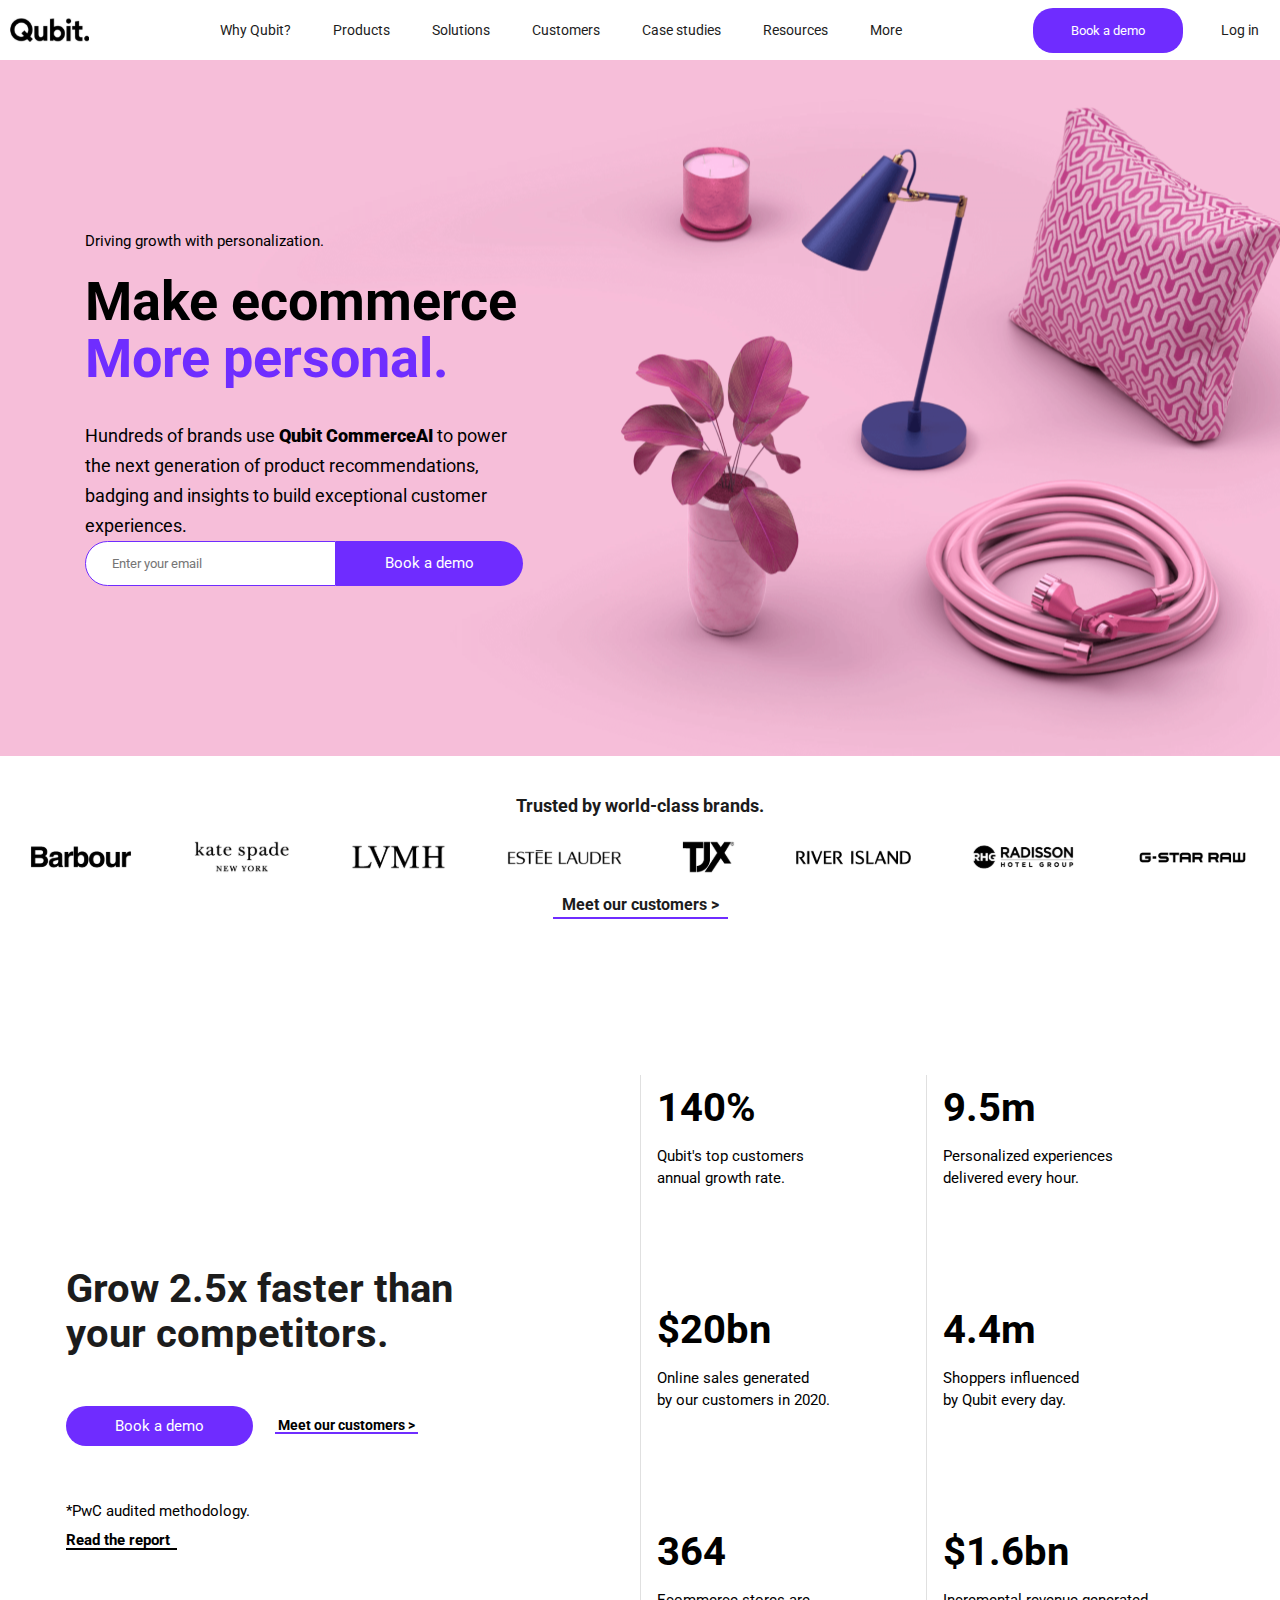
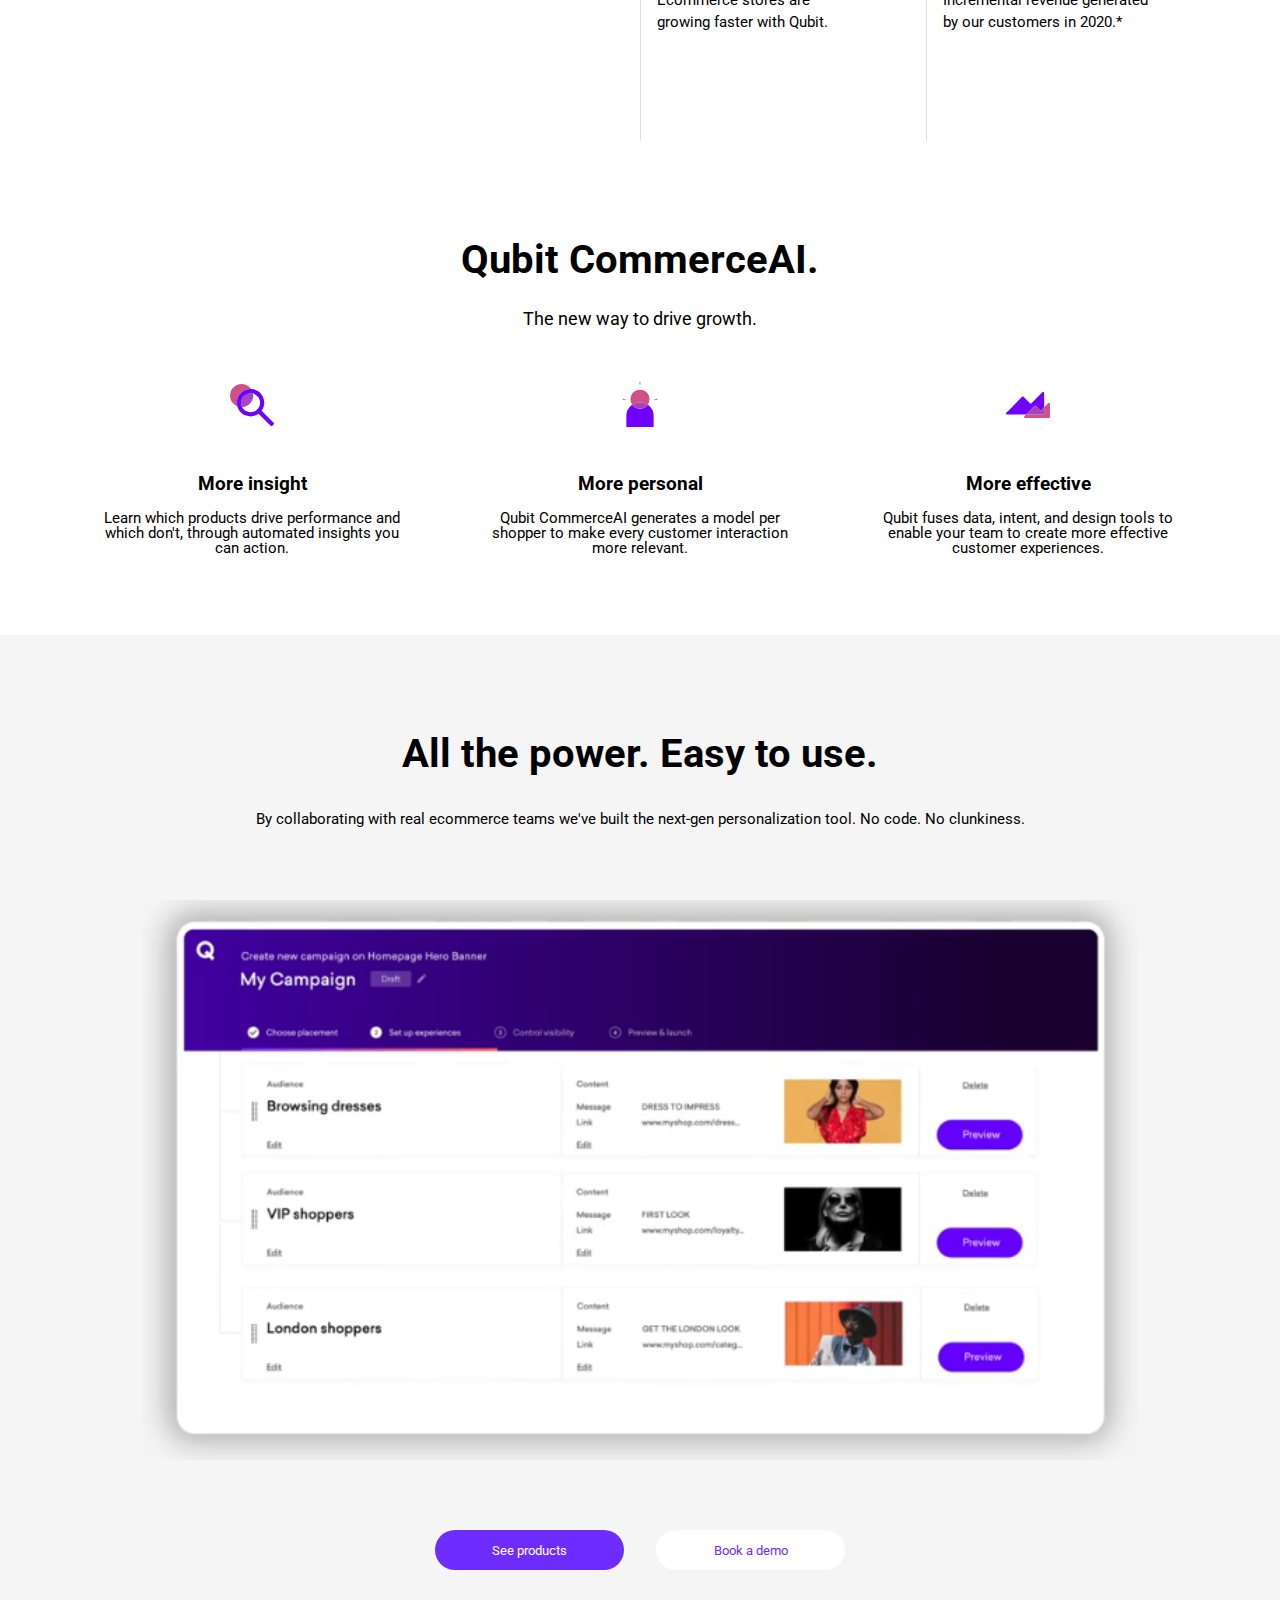
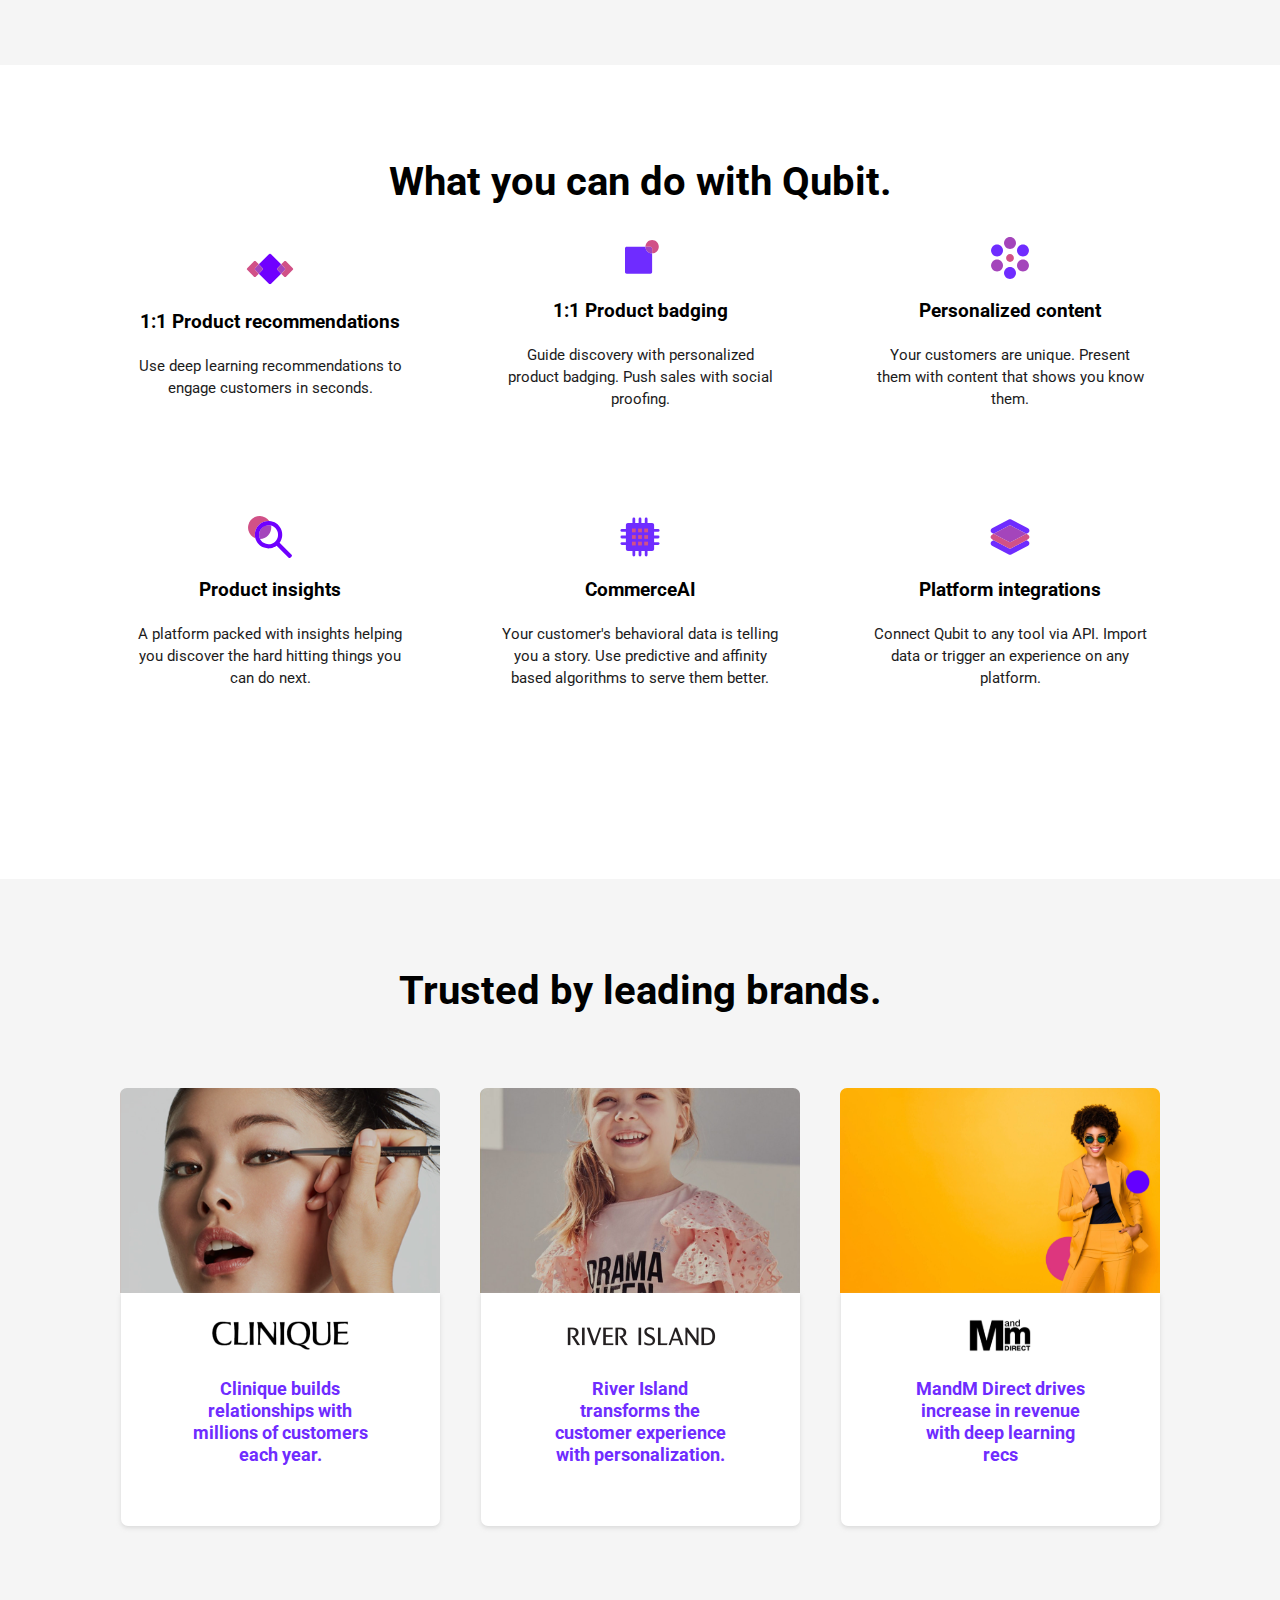
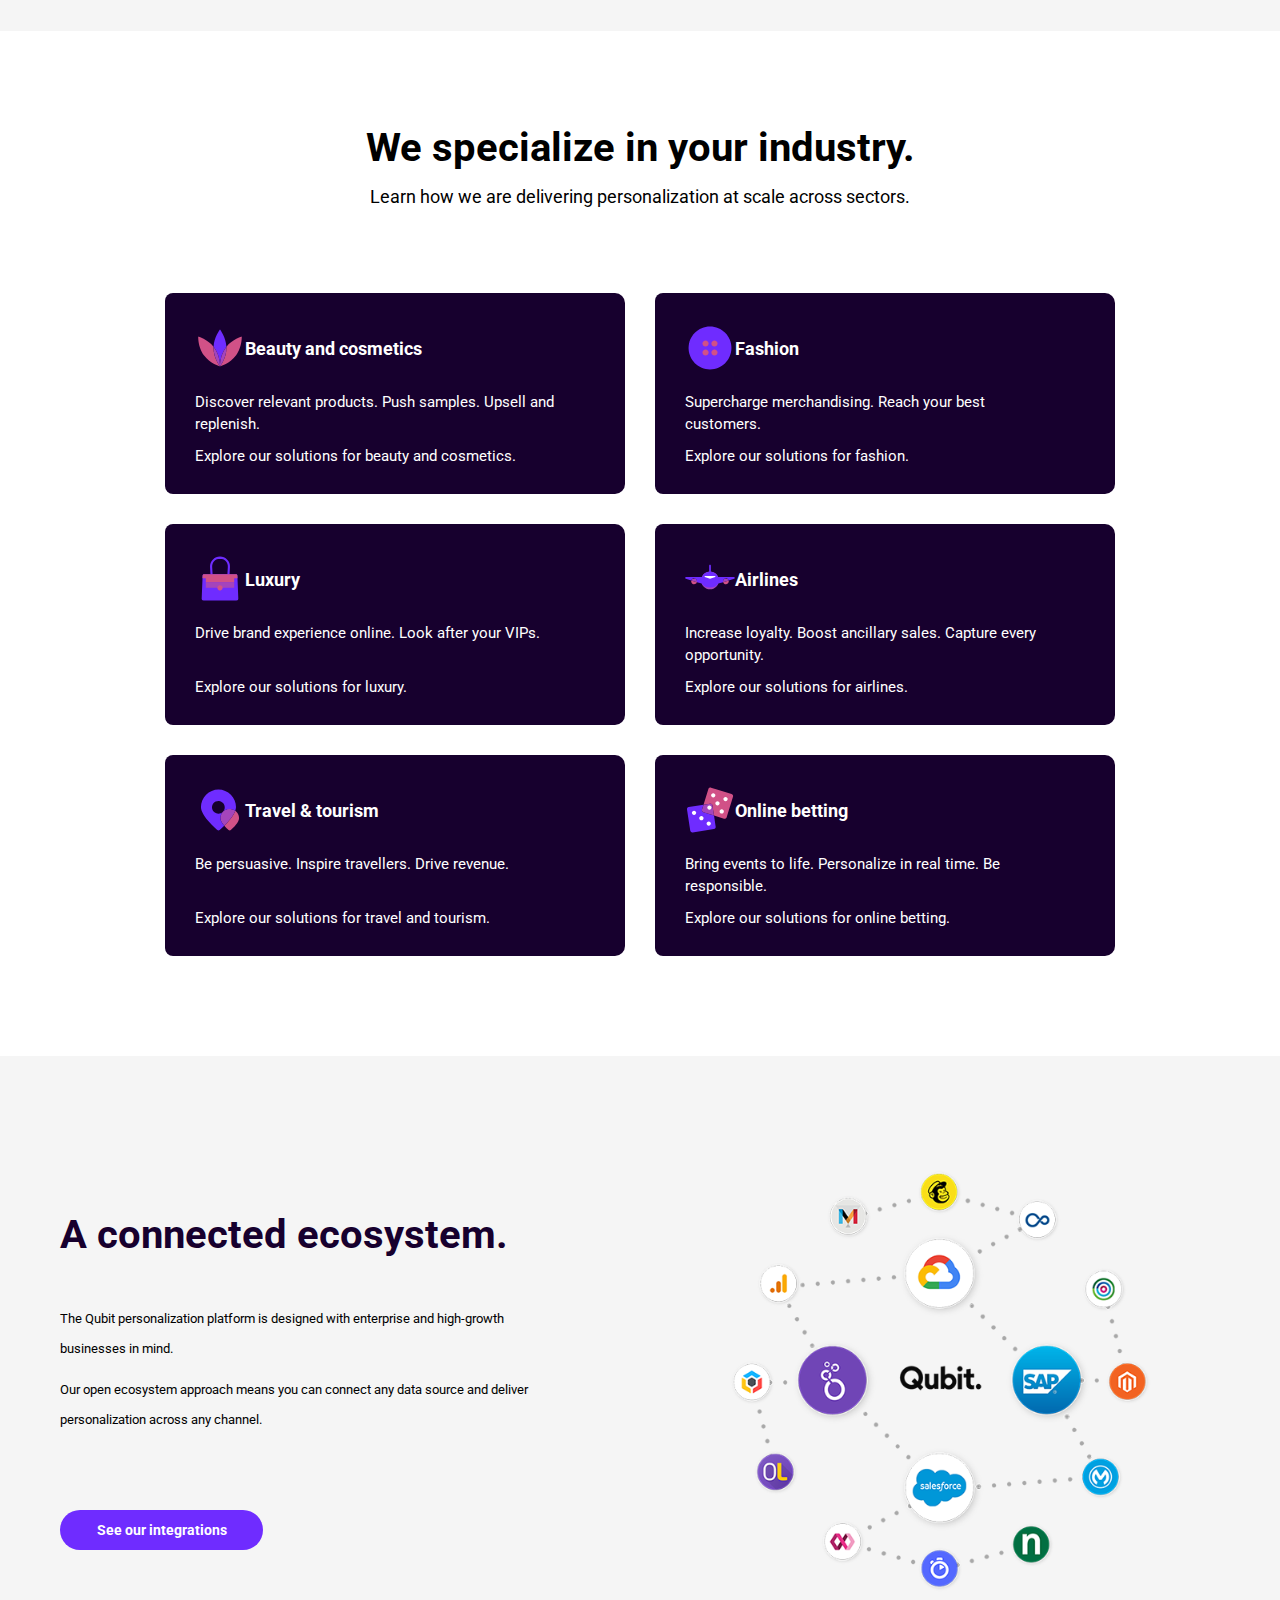
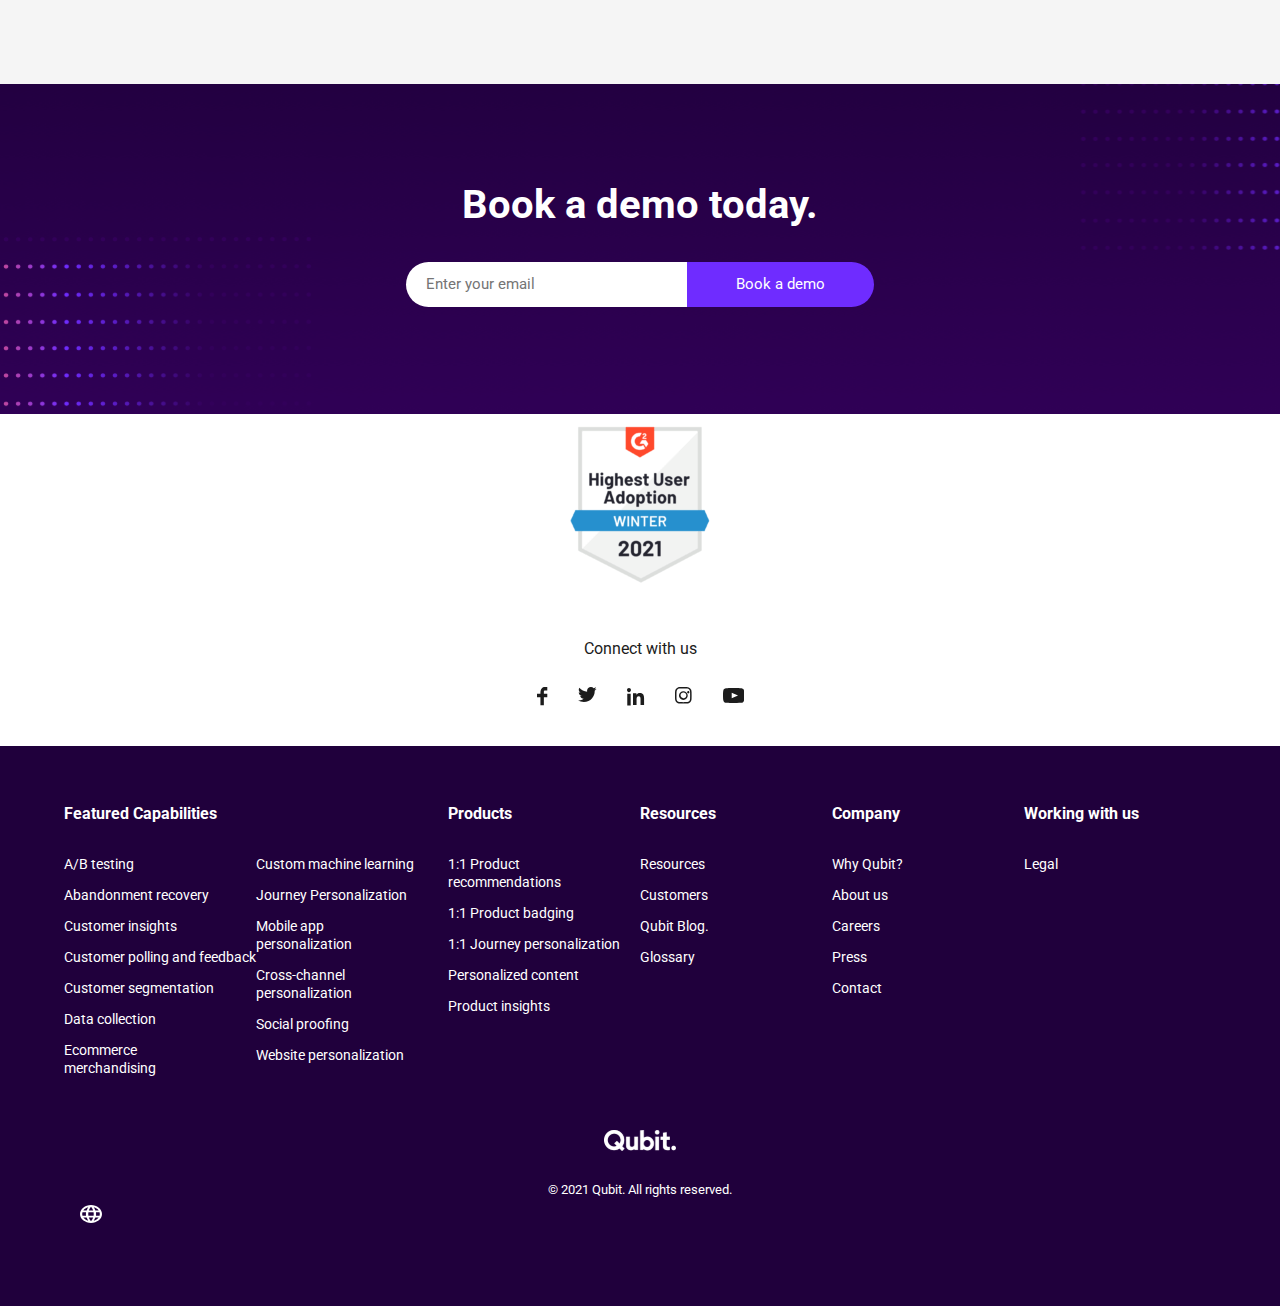
<file: index.html>
<!DOCTYPE html>
<html lang="en">

<head>
  <meta charset="UTF-8">
  <meta http-equiv="X-UA-Compatible" content="IE=edge">
  <link href="https://fonts.googleapis.com/css2?family=Roboto:wght@400;700;900&display=swap" rel="stylesheet">
  <link rel="stylesheet" href="css/style.css">
  <link rel="stylesheet" href="css/reset.css">
  <meta name="viewport" content="width=device-width, initial-scale=1.0">
  <title>Document</title>
</head>

<body>
  <div class="wrapper">
    <header class="header">
      <div class="header-container">
        <div class="header-logo">
          <img src="img/logo.svg" alt="">
        </div>
        <div class="burger">
          <img src="img/fb.svg" alt="">
        </div>
        <nav class="nav">
          <ul class="nav-menu">
            <li class="nav-menu-item">Why Qubit?</li>
            <li class="nav-menu-item">Products</li>
            <li class="nav-menu-item">Solutions</li>
            <li class="nav-menu-item">Customers</li>
            <li class="nav-menu-item">Case studies</li>
            <li class="nav-menu-item">Resources</li>
            <li class="nav-menu-item">
              <a href="#">More</a>
            </li>
          </ul>
        </nav>
        <div class="header-demo-button">
          <button class="demo-button">Book a demo</button>
        </div>
        <div class="header-login">
          <a href="#">Log in</a>
        </div>
      </div>
    </header>
    <section class="layout">
      <div class="layout-container">
        <div class="layout-content-block">
          <div class="layout-text-block">
            <div class="text-block-subtitle">Driving growth with personalization.</div>
            <div class="text-block-title">Make ecommerce</div>
            <div class="text-block-title2">More personal.</div>
            <div class="text-block-text">
              Hundreds of brands use <span>Qubit CommerceAI</span> to power the next generation of product
              recommendations, badging
              and insights to build exceptional customer experiences.
            </div>
          </div>
          <div class="content-block-button">
            <input type="text" placeholder="Enter your email">
            <button>Book a demo</button>
          </div>
        </div>
      </div>
    </section>
    <section class="our-customers-layout">
      <div class="our-customers-container">
        <div class="our-customers-title">Trusted by world-class brands.</div>
        <div class="our-customer-brands">
          <div class="brands-logo"><img src="img/barboun.svg" alt=""></div>
          <div class="brands-logo"><img src="img/kate.svg" alt=""></div>
          <div class="brands-logo"><img src="img/lvmh.svg" alt=""></div>
          <div class="brands-logo"><img src="img/lauder.svg" alt=""></div>
          <div class="brands-logo"><img src="img/tjx.svg" alt=""></div>
          <div class="brands-logo"><img src="img/river.svg" alt=""></div>
          <div class="brands-logo"><img src="img/radisson.svg" alt=""></div>
          <div class="brands-logo"><img src="img/gstar.svg" alt=""></div>
        </div>
        <div class="meet-our-customers">
          Meet our customers >
        </div>
      </div>
    </section>
    <section class="stats-layout">
      <div class="stats-layout-container">
        <div class="stats-layout-flex">
          <div class="stats-content">
            <div class="stats-title">
              Grow 2.5x faster than <br>
              your competitors.
            </div>
            <div class="stats-content-meet">
              <button>Book a demo</button>
              <div class="meet-our-customers-stats">
                Meet our customers >
              </div>
            </div>
            <div class="content-methodolgy">
              *PwC audited methodology.
            </div>
            <div class="content-report">
              <a href="#">Read the report</a>
            </div>
          </div>
          <div class="stats-prices">
            <div class="prices-column-left">
              <div class="prices-column">
                <div class="column-title">140%</div>
                <div class="column-text">
                  Qubit's top customers
                  <br>
                  annual growth rate.
                </div>
              </div>
              <div class="prices-column">
                <div class="column-title">$20bn</div>
                <div class="column-text">
                  Online sales generated
                  <br>
                  by our customers in 2020.
                </div>
              </div>
              <div class="prices-column">
                <div class="column-title">364</div>
                <div class="column-text">
                  Ecommerce stores are
                  <br>
                  growing faster with Qubit.
                </div>
              </div>
            </div>
            <div class="prices-column-right">
              <div class="prices-column">
                <div class="column-title">9.5m</div>
                <div class="column-text">
                  Personalized experiences
                  <br>
                  delivered every hour.
                </div>
              </div>
              <div class="prices-column">
                <div class="column-title">4.4m</div>
                <div class="column-text">
                  Shoppers influenced
                  <br>
                  by Qubit every day.
                </div>
              </div>
              <div class="prices-column">
                <div class="column-title">$1.6bn</div>
                <div class="column-text">
                  Incremental revenue generated
                  <br>
                  by our customers in 2020.*
                </div>
              </div>
            </div>
          </div>
        </div>
      </div>
  </div>
  </section>
  <section class="qubit-commerce-ai">
    <div class="qubit-commerce-ai-title">Qubit CommerceAI.</div>
    <div class="qubit-commerce-ai-subtitle">The new way to drive growth.</div>
  </section>
  <section class="more-features">
    <div class="more-features-container">
      <div class="more-features-column-block">
        <div class="more-features-column">
          <div class="features-column-logo">
            <img src="img/loop.svg" alt="">
          </div>
          <div class="features-column-title">
            More insight
          </div>
          <div class="features-column-text">
            Learn which products drive performance and which don't, through automated insights you can action.
          </div>
        </div>
        <div class="more-features-column">
          <div class="features-column-logo">
            <img src="img/personal.svg" alt="">
          </div>
          <div class="features-column-title">
            More personal
          </div>
          <div class="features-column-text">
            Qubit CommerceAI generates a model per shopper to make every customer interaction more relevant.
          </div>
        </div>
        <div class="more-features-column">
          <div class="features-column-logo">
            <img src="img/effective.svg" alt="">
          </div>
          <div class="features-column-title">
            More effective
          </div>
          <div class="features-column-text">
            Qubit fuses data, intent, and design tools to enable your team to create more effective customer
            experiences.
          </div>
        </div>
      </div>
    </div>
  </section>
  <section class="easy-to-use">
    <div class="easy-to-use-container">
      <div class="easy-to-use-title-block">
        <div class="easy-to-use-title">All the power. Easy to use.</div>
        <div class="easy-to-use-subtitle">By collaborating with real ecommerce teams we've built the next-gen
          personalization tool. No code. No clunkiness.</div>
      </div>
      <div class="easy-to-use-img-block">
        <img src="img/easy-to.svg" alt="">
      </div>
      <div class="easy-to-use-button">
        <div class="see-products-button">
          <button>See products</button>
        </div>
        <div class="book-demo-btn">
          <button>Book a demo</button>
        </div>
      </div>
    </div>
  </section>
  <section class="why-you-can">
    <div class="why-you-can-container">
      <div class="why-you-can-title">
        What you can do with Qubit.
      </div>
      <div class="why-you-can-feauters">
        <div class="why-you-can-column-block">
          <div class="why-you-can-column">
            <div class="why-you-can-column-logo">
              <img src="img/romb.svg" alt="">
            </div>
            <div class="why-you-can-column-title">
              1:1 Product recommendations
            </div>
            <div class="why-you-can-column-subtitle">
              Use deep learning recommendations to engage customers in seconds.
            </div>
          </div>
        </div>
        <div class="why-you-can-column-block">
          <div class="why-you-can-column">
            <div class="why-you-can-column-logo">
              <img src="img/badg.svg" alt="">
            </div>
            <div class="why-you-can-column-title">
              1:1 Product badging
            </div>
            <div class="why-you-can-column-subtitle">
              Guide discovery with personalized product badging. Push sales with social proofing.
            </div>
          </div>
        </div>
        <div class="why-you-can-column-block">
          <div class="why-you-can-column">
            <div class="why-you-can-column-logo">
              <img src="img/circle.svg" alt="">
            </div>
            <div class="why-you-can-column-title">
              Personalized content
            </div>
            <div class="why-you-can-column-subtitle">
              Your customers are unique. Present them with content that shows you know them.
            </div>
          </div>
        </div>
        <div class="why-you-can-column-block">
          <div class="why-you-can-column">
            <div class="why-you-can-column-logo">
              <img src="img/loop.svg" alt="">
            </div>
            <div class="why-you-can-column-title">
              Product insights
            </div>
            <div class="why-you-can-column-subtitle">
              A platform packed with insights helping you discover the hard hitting things you can do next.
            </div>
          </div>
        </div>
        <div class="why-you-can-column-block">
          <div class="why-you-can-column">
            <div class="why-you-can-column-logo">
              <img src="img/Ai.svg" alt="">
            </div>
            <div class="why-you-can-column-title">
              CommerceAI
            </div>
            <div class="why-you-can-column-subtitle">
              Your customer's behavioral data is telling you a story. Use predictive and affinity based algorithms to
              serve them better.
            </div>
          </div>
        </div>
        <div class="why-you-can-column-block">
          <div class="why-you-can-column">
            <div class="why-you-can-column-logo">
              <img src="img/platform.svg" alt="">
            </div>
            <div class="why-you-can-column-title">
              Platform integrations
            </div>
            <div class="why-you-can-column-subtitle">
              Connect Qubit to any tool via API. Import data or trigger an experience on any platform.
            </div>
          </div>
        </div>
      </div>
    </div>
  </section>
  <section class="trusted-by">
    <div class="trusted-by-container">
      <div class="trusted-by-title">Trusted by leading brands.</div>
      <div class="trusted-by-slider">
        <div class="trusted-by-block">
          <div class="trusted-by-column">
            <div class="trusted-by-column-logo">
              <img src="img/girl.svg" alt="">
            </div>
            <div class="trusted-by-column-block">
              <div class="trusted-by-column-title">
                <img src="img/cliniq.svg" alt="">
              </div>
              <div class="trusted-by-column-subtitle">Clinique builds relationships with millions of customers each
                year.</div>
            </div>
          </div>
        </div>
        <div class="trusted-by-block">
          <div class="trusted-by-column">
            <div class="trusted-by-column-logo">
              <img src="img/kid.svg" alt="">
            </div>
            <div class="trusted-by-column-block">
              <div class="trusted-by-column-title">
                <img src="img/island.svg" alt="">
              </div>
              <div class="trusted-by-column-subtitle">River Island transforms the customer experience with
                personalization.</div>
            </div>
          </div>
        </div>
        <div class="trusted-by-block">
          <div class="trusted-by-column">
            <div class="trusted-by-column-logo">
              <img src="img/mam.svg" alt="">
            </div>
            <div class="trusted-by-column-block">
              <div class="trusted-by-column-title">
                <img src="img/mandm.svg" alt="">
              </div>
              <div class="trusted-by-column-subtitle">MandM Direct drives increase in revenue with deep learning recs
              </div>
            </div>
          </div>
        </div>
      </div>
    </div>
  </section>
  <section class="industry">
    <div class="industry-container">
      <div class="industry-title-block">
        <div class="industry-title">We specialize in your industry.</div>
        <div class="industry-subtitle">Learn how we are delivering personalization at scale across sectors.</div>
        <div class="industry-column-more">
          <a href="">Explore our solutions for fashion.</a>
        </div>
      </div>
      <div class="industry-content-wrapper">
        <div class="industry-columns-block">
          <div class="industry-column-block">
            <div class="industry-column">
              <div class="industry-column-logo-block">
                <img src="img/beauty.svg" alt="">
                Beauty and cosmetics
              </div>
              <div class="industry-column-text">Discover relevant products. Push samples. Upsell and replenish.</div>
              <div class="industry-column-more">
                <a href="">Explore our solutions for beauty and cosmetics.</a>
              </div>
            </div>
          </div>
          <div class="industry-column-block">
            <div class="industry-column">
              <div class="industry-column-logo-block">
                <img src="img/fashion.svg" alt="">
                Fashion
              </div>
              <div class="industry-column-text">Supercharge merchandising. Reach your best <br> customers.</div>
              <div class="industry-column-more">
                <a href="">Explore our solutions for fashion.</a>
              </div>
            </div>
          </div>
          <div class="industry-column-block">
            <div class="industry-column">
              <div class="industry-column-logo-block">
                <img src="img/luxury.svg" alt="">
                Luxury
              </div>
              <div class="industry-column-text text-line">Drive brand experience online. Look after your VIPs.</div>
              <div class="industry-column-more">
                <a href="">Explore our solutions for luxury.</a>
              </div>
            </div>
          </div>
          <div class="industry-column-block">
            <div class="industry-column">
              <div class="industry-column-logo-block">
                <img src="img/airlines.svg" alt="">
                Airlines
              </div>
              <div class="industry-column-text">Increase loyalty. Boost ancillary sales. Capture every opportunity.
              </div>
              <div class="industry-column-more">
                <a href="">Explore our solutions for airlines.</a>
              </div>
            </div>
          </div>
          <div class="industry-column-block">
            <div class="industry-column">
              <div class="industry-column-logo-block">
                <img src="img/travel.svg" alt="">
                Travel & tourism
              </div>
              <div class="industry-column-text text-line">Be persuasive. Inspire travellers. Drive revenue.</div>
              <div class="industry-column-more">
                <a href="">Explore our solutions for travel and tourism.</a>
              </div>
            </div>
          </div>
          <div class="industry-column-block">
            <div class="industry-column">
              <div class="industry-column-logo-block">
                <img src="img/betting.svg" alt="">
                Online betting
              </div>
              <div class="industry-column-text">Bring events to life. Personalize in real time. Be responsible.
              </div>
              <div class="industry-column-more">
                <a href="">Explore our solutions for online betting.</a>
              </div>
            </div>
          </div>
        </div>
      </div>
    </div>
  </section>
  <section class="ecosystem">
    <div class="ecosystem-container">
      <div class="ecosystem-content-block">
        <div class="ecosystem-column-block">
          <div class="ecosystem-text-block">
            <div class="ecosystem-text-block-title">
              A connected ecosystem.
            </div>
            <div class="ecosystem-text-block-subtitle">
              The Qubit personalization platform is designed with enterprise and high-growth businesses in mind.
            </div>
            <div class="ecosystem-text-block-subtitle2">Our open ecosystem approach means you can connect any data
              source and deliver personalization across any channel.</div>

          </div>
          <div class="ecosystem-text-block-button">
            <button>See our integrations</button>
          </div>
        </div>
        <div class="ecosystem-column-block">
          <div class="ecosystem-column-logo">
            <img src="img/ecosystem.svg" alt="">
          </div>
        </div>
      </div>
    </div>
  </section>
  <section class="book-demo">
    <div class="book-demo-container">
      <div class="book-demo-content">
        <div class="book-demo-title">Book a demo today.</div>
        <div class="book-demo-button">
          <input type="text" placeholder="Enter your email">
          <button>Book a demo</button>
        </div>
      </div>
    </div>
  </section>
  <section class="award">
    <div class="award-container">
      <div class="award-logo">
        <img src="img/award.svg" alt="">
      </div>
    </div>
  </section>
  <section class="contact-us">
    <div class="contact-us-container">
      <div class="connect-us">
        <div class="connect-us-title">Connect with us</div>
        <ul class="connect-us-icons">
          <li class="icons"><img src="img/fb.svg" alt=""></li>
          <li class="icons"><img src="img/twitter.svg" alt=""></li>
          <li class="icons"><img src="img/in.svg" alt=""></li>
          <li class="icons"><img src="img/insta.svg" alt=""></li>
          <li class="icons"><img src="img/yt.svg" alt=""></li>
        </ul>
      </div>
    </div>
  </section>
  <footer class="footer">
    <div class="footer-container">
      <nav class="footer-nav">
        <div class="nav-block">
          <div class="nav-column-block">
            <div class="nav-column">
              <div class="nav-column-title">
                Featured Capabilities
              </div>
              <ul class="nav-column-list">
                <li class="nav-column-list-item">A/B testing</li>
                <li class="nav-column-list-item">Abandonment recovery</li>
                <li class="nav-column-list-item">Customer insights</li>
                <li class="nav-column-list-item">Customer polling and feedback</li>
                <li class="nav-column-list-item">Customer segmentation</li>
                <li class="nav-column-list-item">Data collection</li>
                <li class="nav-column-list-item">Ecommerce <br> merchandising</li>
              </ul>
            </div>
          </div>
          <div class="nav-column-block">
            <div class="nav-column">
              <div class="nav-column-title empty-title">
              </div>
              <ul class="nav-column-list empty">
                <li class="nav-column-list-item">Custom machine learning</li>
                <li class="nav-column-list-item">Journey Personalization</li>
                <li class="nav-column-list-item">Mobile app <br> personalization</li>
                <li class="nav-column-list-item">Cross-channel <br> personalization</li>
                <li class="nav-column-list-item">Social proofing</li>
                <li class="nav-column-list-item">Website personalization</li>
              </ul>
            </div>
          </div>
          <div class="nav-column-block">
            <div class="nav-column">
              <div class="nav-column-title">
                Products
              </div>
              <ul class="nav-column-list">
                <li class="nav-column-list-item">1:1 Product <br> recommendations</li>
                <li class="nav-column-list-item">1:1 Product badging</li>
                <li class="nav-column-list-item">1:1 Journey personalization</li>
                <li class="nav-column-list-item">Personalized content</li>
                <li class="nav-column-list-item">Product insights</li>
              </ul>
            </div>
          </div>
          <div class="nav-column-block">
            <div class="nav-column">
              <div class="nav-column-title">
                Resources
              </div>
              <ul class="nav-column-list">
                <li class="nav-column-list-item">Resources</li>
                <li class="nav-column-list-item">Customers</li>
                <li class="nav-column-list-item">Qubit Blog.</li>
                <li class="nav-column-list-item">Glossary</li>
              </ul>
            </div>
          </div>
          <div class="nav-column-block">
            <div class="nav-column">
              <div class="nav-column-title">
                Company
              </div>
              <ul class="nav-column-list">
                <li class="nav-column-list-item">Why Qubit?</li>
                <li class="nav-column-list-item">About us</li>
                <li class="nav-column-list-item">Careers</li>
                <li class="nav-column-list-item">Press</li>
                <li class="nav-column-list-item">Contact</li>
              </ul>
            </div>
          </div>
          <div class="nav-column-block">
            <div class="nav-column">
              <div class="nav-column-title">
                Working with us
              </div>
              <ul class="nav-column-list">
                <li class="nav-column-list-item">Legal</li>
              </ul>
            </div>
          </div>
        </div>
      </nav>
      <div class="copyriht">
        <div class="logo">
          <img src="img/logo-b.svg" alt="">
        </div>
        <div class="copiright-text">
          © 2021 Qubit. All rights reserved.
        </div>
        <div class="globus-img">
          <img src="img/globus.svg" alt="">
        </div>
      </div>
    </div>
  </footer>
  </div>
</body>

</html>
</file>
<file: css/style.css>
body {}

.wrapper {
  width: 100%;
  overflow: hidden;
}

@media (max-width: 760px) {
  .wrapper {
    padding: 0 5px;
  }
}



.header {
  font-family: 'Roboto';
  font-style: normal;
  font-weight: 400;
  font-size: 14px;
  line-height: 14px;
}

.header-container {
  max-width: 1376px;
  display: flex;
  align-items: center;
  margin: 0 auto;
  min-height: 60px;
}

.header-logo {
  flex: 1 1 auto;
}

.nav {
  flex: 1 1 auto;

}

.nav-menu {
  display: flex;
  gap: 42px;
  align-items: center;
}

.nav-menu-item {
  color: #1C1C1C;

}

.nav-menu-item a {
  color: #1C1C1C;

}

.header-demo-button {
  padding-right: 38px;
}

.demo-button {
  padding: 15px 38px;
  background: #6F2CFF;
  border-radius: 20px;
  color: #FFFFFF;
}

.header-login a {
  color: #1C1C1C;
}

.burger {
  visibility: hidden;
  order: 4;
}

@media screen and (max-width: 1023px) {
  .demo-button {
    padding: 10px 30px;
  }

  .nav-menu {
    gap: 30px;
  }
}

@media screen and (max-width: 938px) {
  .demo-button {
    padding: 5px 25px;
  }

  .header-demo-button {
    padding-right: 15px;
  }

  .nav-menu {
    gap: 15px;

  }

  .header {
    font-size: 12px;
  }
}

@media (max-width: 746px) {
  .nav {
    display: none;
  }


  .burger {
    visibility: visible;
  }

  .header-login {
    visibility: hidden;
  }

  .demo-button {
    padding: 15px 45px;
  }

  .header-demo-button {
    flex: 1 1 auto;
    text-align: center;
    padding: 0;
  }

  .header-logo {
    flex: 0;
  }
}

.header-container {
  padding: 0 10px;
}

/* Header*/
.layout {
  background-color: #F6BED9;
  background: url('../img/layoutbgsvg.svg') #F6BED9 no-repeat;
  border-radius: 0px;
  background-position: center center;
  font-family: 'Roboto';
  font-style: normal;
  font-weight: 400;
  color: #000000;
}

.layout-container {
  max-width: 1376px;
  margin: 0 auto;
  display: flex;
  align-items: center;
  height: 696px;
}

.layout-content-block {
  margin-left: 85px;
  display: flex;
  flex-direction: column;
  max-width: 605px;

}

.layout-text-block {
  max-width: 438px;
}

.text-block-subtitle {
  font-size: 15px;
  line-height: 21px;
  margin-bottom: 19px;
}

.text-block-title {
  font-weight: 700;
  font-size: 54px;
  line-height: 61px;
}

.text-block-title2 {
  font-weight: 700;
  font-size: 54px;
  line-height: 54px;
  color: #6F2DFF;
  margin-bottom: 35px;
}

.text-block-text {
  font-size: 18px;
  line-height: 30px;
}

.text-block-text span {
  font-weight: 900;
}

.content-block-button {
  display: flex;
}

.content-block-button input {
  flex: 1 1 auto;
  background: #FFFFFF;
  border: 1px solid #6F2CFF;
  border-radius: 27.5px 0px 0px 27.5px;
  padding-left: 26px;
  height: 45px;
}

.content-block-button button {
  background: #6F2CFF;
  border-radius: 0px 27.5px 27.5px 0px;
  width: 187px;
  font-size: 15px;
  line-height: 21px;
  color: #FFFFFF;


}

@media (max-width: 729px) {
  .layout-container {
    padding: 0 10px;
  }

  .layout-content-block {
    margin: 0 auto;
    text-align: center;
  }

}

@media (max-width: 395px) {
  .content-block-button {
    flex-wrap: wrap;
    justify-content: center;
    max-width: 291px;
    margin: 0 auto;
  }

  .text-block-title,
  .text-block-title2 {
    font-size: 30px;
  }

  .content-block-button input {
    margin: 10px 0;
    border-radius: 27.5px;
    max-width: 251px;
  }

  .content-block-button button {
    border-radius: 27.5px;
    height: 45px;
  }
}

/* layout */


.our-customers-layout {
  font-family: 'Roboto';
  font-style: normal;
  font-weight: 700;
  font-size: 18px;
  line-height: 30px;
  color: #1C1C1C;
  padding-top: 35px;
}

.our-customers-container {
  max-width: 1376px;
  margin: 0 auto;
  min-height: 204px;
}

.our-customers-title {
  text-align: center;
}

.our-customer-brands {
  display: flex;
  align-items: center;
  justify-content: space-between;
  margin: 15px 30px;
  text-align: center;
  flex-wrap: wrap;
}

.brands-logo {}

.meet-our-customers {
  width: 175px;
  margin: 0 auto;
  font-size: 16px;
  line-height: 24px;
  color: #1C1C1C;
  border-bottom: 2px solid #6F2CFF;
  text-align: center;
}

@media (max-width: 857px) {
  .our-customer-brands {
    row-gap: 15px;
  }

  .brands-logo {
    width: 33.3333%;
  }

  .brands-logo img {
    height: 30px;
  }
}

.stats-layout {
  font-family: 'Roboto';
  font-style: normal;
  font-weight: 700;
  font-size: 40px;
  line-height: 45px;
  color: #1C1C1C;
  padding-top: 80px;
}

.stats-layout-container {
  max-width: 1376px;
  margin: 0 auto;

}

.stats-layout-flex {
  display: flex;
  align-items: center;
  padding: 0 66px;
}

.stats-content {
  width: 50%;
}

.stats-title {}

.stats-content-meet {
  display: flex;
  align-items: center;
  gap: 22px;
  margin: 50px 0;
}

.stats-content-meet button {
  background: #6F2CFF;
  border-radius: 30px;
  width: 187px;
  height: 40px;
  text-align: center;
  font-weight: 400;
  font-size: 15px;
  line-height: 15px;

  color: #FFFFFF;

}

.meet-our-customers-stats {
  font-weight: 700;
  font-size: 14px;
  line-height: 14px;
  color: #000000;
  width: 143px;
  text-align: center;
  border-bottom: 2px solid #6F2DFF;
}

.content-methodolgy {
  font-weight: 400;
  font-size: 15px;
  line-height: 30px;
  color: #000000;
  margin-bottom: 7px;
}

.content-report {
  font-size: 15px;
  line-height: 15px;
  border-bottom: 2px solid #000000;
  width: 111px;
}

.content-report a {
  color: #000;
}

.stats-prices {
  width: 50%;
  display: flex;
  height: 100%;
}

.prices-column-left {
  border-right: 1px solid #E0E0E0;
  border-left: 1px solid #E0E0E0;
  width: 50%;
}

.column-title {
  font-weight: 700;
  font-size: 40px;
  line-height: 45px;
  color: #000000;
  margin-bottom: 15px;
}

.column-text {
  font-weight: 400;
  font-size: 15px;
  line-height: 22px;
  /* identical to box height, or 147% */


  color: #000000;
}

.prices-column {
  padding: 10px 0 108px 16px;

}

.prices-column-right {
  width: 50%;
}

@media (max-width: 1000px) {
  .stats-prices {
    flex-wrap: wrap;
    justify-content: center;
    text-align: center;
    width: 100%;
    border-right: 1px solid #E0E0E0;
    border-left: 1px solid #E0E0E0;
    row-gap: 25px;
    padding: 0 10px;
  }

  .prices-column-left,
  .prices-column-right {
    display: flex;
    width: 100%;
    flex-wrap: wrap;
    justify-content: center;
    border: none;

  }

  .stats-layout-container {
    align-items: stretch;
  }

  .prices-column {
    padding: 0;
  }

  .column-title {
    font-size: 25px;
    margin-bottom: 10px;
  }

  .column-text {

    padding: 0 5px;
  }

  .stats-title {
    font-size: 30px;
  }
}

@media (max-width: 820px) {
  .stats-layout-flex {
    flex-direction: column;
  }

  .stats-content {
    width: 100%;
    text-align: center;
  }

  .stats-prices {
    padding: 0;
    padding-top: 25px;
  }

  .content-report {
    margin: 0 auto;
  }

  .stats-content-meet {
    flex-wrap: wrap;
    justify-content: center;
  }
}

.qubit-commerce-ai {
  font-family: 'Roboto';
  font-style: normal;
  font-weight: 700;
  font-size: 40px;
  line-height: 45px;
  text-align: center;
  color: #000000;
  padding-top: 96px;
}

.qubit-commerce-ai-subtitle {
  font-weight: 400;
  font-size: 18px;
  line-height: 30px;
  margin-top: 22px;
}

.more-features {
  font-family: 'Roboto';
  font-style: normal;
  font-weight: 700;
  font-size: 19px;
  line-height: 23px;
  color: #000000;
  padding-top: 46px;
  padding-bottom: 79px;
}

.more-features-container {
  max-width: 1376px;
  margin: 0 auto;
}

.more-features-column-block {
  display: flex;
  align-items: center;
  justify-content: center;
  margin: 0 -36px;
  flex-wrap: wrap;
}

.more-features-column {
  text-align: center;
  padding: 0 36px;
}

.features-column-logo {
  margin-bottom: 42px;
}

.features-column-title {
  margin-bottom: 16px;
}

.features-column-text {
  font-weight: 400;
  font-size: 15px;
  line-height: 15px;
  width: 316px;
}

.easy-to-use {
  padding-top: 96px;
  padding-bottom: 95px;
  background: #F5F5F5;
}

.easy-to-use-container {
  max-width: 1376px;
  margin: 0 auto;
  text-align: center;
}

.easy-to-use-title-block {
  font-family: 'Roboto';
  font-style: normal;
  font-weight: 700;
  font-size: 40px;
  line-height: 45px;
  color: #000000;
}

.easy-to-use-title {}

.easy-to-use-subtitle {
  font-weight: 400;
  font-size: 15px;
  line-height: 30px;
  margin-top: 28px;
}

.easy-to-use-img-block {
  padding-top: 66px;

}

.easy-to-use-img-block img {
  max-width: 100%;
}

.easy-to-use-button {
  padding-top: 70px;
  display: flex;
  align-items: center;
  justify-content: center;
  font-family: 'Roboto';
  font-style: normal;
  font-weight: 400;
  font-size: 15px;
  line-height: 15px;
  flex-wrap: wrap;
  gap: 32px;
}

.see-products-button {}

.book-demo-btn {}

.see-products-button button {
  color: #fff;
  background: #6F2CFF;
  border-radius: 30px;
  width: 189px;
  height: 40px;
}

.book-demo-btn button {
  color: #6F2CFF;
  width: 189px;
  height: 40px;
  background: #FFFFFF;
  box-shadow: 0px 0px 0px #6F2CFF;
  border-radius: 30px;
}



.why-you-can {
  padding-top: 94px;
  padding-bottom: 150px;
  font-family: 'Roboto';
  font-style: normal;
}

.why-you-can-container {
  max-width: 1376px;
  margin: 0 auto;
}

.why-you-can-title {
  text-align: center;
  font-weight: 700;
  font-size: 40px;
  line-height: 45px;
  color: #000000;
}

.why-you-can-feauters {
  padding-top: 29px;
  flex-wrap: wrap;
  display: flex;
  justify-content: center;
  text-align: center;
  align-items: center;
  margin: 0 -47px;
  flex-wrap: wrap;
  margin-bottom: -62px;
}

.why-you-can-column-block {
  padding: 0 47px;
  padding-bottom: 102px;
}

.why-you-can-column {
  display: flex;
  flex-direction: column;
  align-items: center;
}

.why-you-can-column-logo {
  margin-bottom: 5px;
}

.why-you-can-column-title {
  font-weight: 700;
  font-size: 19px;
  line-height: 45px;
  color: #000000;
  margin-bottom: 11px;
}

.why-you-can-column-subtitle {
  font-weight: 400;
  font-size: 15px;
  line-height: 22px;
  width: 276px;
  color: #1C1C1C;
  text-align: center;
}

.trusted-by {
  padding-top: 89px;
  padding-bottom: 100px;
  background: #F5F5F5;
  font-family: 'Roboto';
  font-style: normal;
}

.trusted-by-container {
  max-width: 1376px;
  margin: 0 auto;
}

.trusted-by-title {
  font-family: 'Roboto';
  font-style: normal;
  font-weight: 700;
  font-size: 40px;
  line-height: 45px;
  text-align: center;
  color: #000000;
}

.trusted-by-slider {
  padding-top: 70px;
  display: flex;
  align-items: center;
  justify-content: center;
  flex-wrap: wrap;
  margin: 0 -20px;
}

.trusted-by-block {
  padding: 5px 20px;
}

.trusted-by-column {
  max-width: 320px;
  display: flex;
  flex-direction: column;
  align-items: center;
  justify-content: center;
  text-align: center;
}

.trusted-by-column-logo {
  border-radius: 7px 7px 0px 0px;
}

.trusted-by-column-title {
  margin-bottom: 25px;
}

.trusted-by-column-subtitle {
  width: 185px;
  font-weight: 700;
  font-size: 18px;
  line-height: 22px;
  color: #6F2CFF;
}

.trusted-by-column-block {
  padding: 25px 67px 60px 67px;
  background: #FFFFFF;
  box-shadow: 0px 2px 4px rgba(192, 192, 192, 0.5);
  border-radius: 0px 0px 7px 7px;
}

.industry {
  padding-top: 94px;
  padding-bottom: 85px;
  font-family: 'Roboto';
  font-style: normal;
}

.industry-container {
  max-width: 1376px;
  margin: 0 auto;
}

.industry-title-block {
  text-align: center;
}

.industry-title {

  font-weight: 700;
  font-size: 40px;
  line-height: 45px;
  color: #000000;
  margin-bottom: 12px;
}

.industry-subtitle {
  font-weight: 400;
  font-size: 18px;
  line-height: 30px;


  color: #000000;
}

.industry-columns-block {
  padding: 15px;
  display: flex;
  flex-wrap: wrap;
  justify-content: center;
  margin: -15px -15px;

}


.industry-content-wrapper {
  padding-top: 50px;
  max-width: 980px;
  margin: 0 auto;
}

.industry-column-block {
  width: 50%;
  padding: 15px 15px;
  display: flex;
}

.industry-column {
  background: #17002E;
  border-radius: 8px 10px 10px 8px;
  padding: 30px;
  width: 100%;
}

.industry-column-logo-block {
  font-family: 'Roboto';
  font-style: normal;
  font-weight: 700;
  font-size: 18px;
  line-height: 25px;
  color: #FFFFFF;
  display: flex;
  align-items: center;
  margin-bottom: 18px;
}

.industry-column-text {
  font-family: 'Roboto';
  font-style: normal;
  font-weight: 400;
  font-size: 15px;
  line-height: 22px;
  /* or 147% */

  margin-bottom: 13px;
  color: #FFFFFF;

}

.industry-column-more a {
  font-family: 'Roboto';
  font-style: normal;
  font-weight: 400;
  font-size: 15px;
  line-height: 15px;

  /* or 147% */


  color: #FFFFFF;

}

.text-line {
  margin-bottom: 35px;
}

@media (max-width: 775px) {
  .industry-column-block {
    width: 100%;
    text-align: center;
  }

  .industry-column-logo-block {
    justify-content: center;
  }
}

.ecosystem {
  padding-top: 41px;
  background-color: #F5F5F5;
  font-family: 'Roboto';
  font-style: normal;
  padding-bottom: 20px;
}

.ecosystem-container {
  max-width: 1376px;
  margin: 0 auto;
}

.ecosystem-content-block {
  display: flex;
  padding: 0 60px;
  align-items: center;
  margin: 0 -45px;
}

.ecosystem-column-block {
  padding: 0 45px;
}

.ecosystem-text-block {
  padding-bottom: 25px;
}

.ecosystem-text-block-title {
  font-weight: 700;
  font-size: 40px;
  line-height: 45px;
  /* identical to box height, or 112% */
  margin-bottom: 47px;

  color: #17002E;
}

.ecosystem-text-block-subtitle {
  font-weight: 400;
  font-size: 13px;
  line-height: 30px;
  /* identical to box height, or 231% */
  margin-bottom: 11px;

  color: #000000;

}

.ecosystem-text-block-subtitle2 {
  font-weight: 400;
  font-size: 13px;
  line-height: 30px;
  /* identical to box height, or 231% */


  color: #000000;

}

.ecosystem-text-block-button {
  padding-top: 50px;
}

.ecosystem-text-block-button button {
  background: #6F2CFF;
  border-radius: 30px;
  height: 40px;
  width: 203px;
  font-weight: 700;
  font-size: 14px;
  line-height: 14px;
  /* identical to box height, or 100% */


  color: #FFFFFF;
}

@media (max-width: 863px) {
  .ecosystem-column-logo {
    display: none;
  }

  .ecosystem-column-block {
    padding: 0;
    text-align: center;
  }

  .ecosystem-content-block {
    margin: 0;
    padding: 0;
  }

  .ecosystem-text-block-title {
    font-size: 40px;
  }

}

@media (max-width: 1000px) {
  .ecosystem-text-block-title {
    font-size: 36px;
  }

}

.ecosystem-column-logo {}

.book-demo {
  padding-top: 95px;
  padding-bottom: 101px;
  background: url('../img/bookdemo.svg') no-repeat;
  background-size: cover;
}

.book-demo-container {
  max-width: 1376px;
  margin: 0 auto;
  padding: 0 10px;
}

.book-demo-content {
  margin: 0 auto;
  padding-top: 3px;
  padding-bottom: 6px;
}

.book-demo-title {
  font-family: 'Roboto';
  font-style: normal;
  font-weight: 700;
  font-size: 40px;
  line-height: 45px;
  /* identical to box height, or 112% */

  text-align: center;

  color: #FFFFFF;
  margin-bottom: 35px;
}

.book-demo-button {
  display: flex;
  height: 45px;
  margin: 0 auto;
  max-width: 468px;
}

.book-demo-button input {
  flex: 1 1 auto;
  border-radius: 27.5px 0px 0px 27.5px;
  background: #FFFFFF;
  font-family: 'Roboto';
  font-style: normal;
  font-weight: 400;
  font-size: 15px;
  line-height: 21px;
  /* identical to box height, or 140% */
  color: rgba(0, 0, 0, 0.51);
  padding-left: 20px;
}

.book-demo-button button {
  width: 187px;
  background: #6F2CFF;
  border-radius: 0px 27.5px 27.5px 0px;
  text-align: center;
  font-family: 'Roboto';
  font-style: normal;
  font-weight: 400;
  font-size: 15px;
  line-height: 21px;
  /* identical to box height, or 140% */
  color: #FFFFFF;
}

@media (max-width: 397px) {
  .book-demo-button {
    flex-wrap: wrap;
    justify-content: center;
  }

  .book-demo-button input {
    margin-bottom: 10px;
  }

  .book-demo-button input,
  .book-demo-button button {
    border-radius: 27.5px;
    height: 45px;
  }

}

.award-container {
  margin: 0 auto;
  max-width: 1376px;
}

.award-logo {
  text-align: center;
}

.contact-us {
  padding-top: 30px;
  padding-bottom: 40px;
}

.contact-us-container {
  max-width: 1376px;
  margin: 0 auto;
}

.connect-us {
  text-align: center;
}

.connect-us-title {
  font-family: 'Roboto';
  font-style: normal;
  font-weight: 400;
  font-size: 16px;
  line-height: 45px;
  /* identical to box height, or 281% */

  text-align: center;

  color: #1C1C1C;
  margin-bottom: 16px;
}

.connect-us-icons {
  display: flex;
  gap: 30px;
  justify-content: center;
}

.icons {}

footer {
  background: #20003C;
  padding-top: 50px;
  padding-bottom: 83px;
}

.footer-container {
  max-width: 1376px;
  margin: 0 auto;
}

.footer-nav {
  max-width: 1153px;
  margin: 0 auto;
}

.nav-block {
  display: flex;
}

.nav-column-block {
  width: 16.6666667%;
  padding-top: 7px;
}

.nav-column {}

.nav-column-title {
  margin-bottom: 23px;
  font-family: 'Roboto';
  font-style: normal;
  font-weight: 700;
  font-size: 16px;
  line-height: 21px;
  /* identical to box height, or 130% */


  color: #FFFFFF;
}

.nav-column-list {
  padding-top: 8px;
}

.nav-column-list-item {
  margin-bottom: 13px;
  font-family: 'Roboto';
  font-style: normal;
  font-weight: 400;
  font-size: 14px;
  line-height: 18px;
  /* identical to box height, or 130% */


  color: #FFFFFF;
}

.empty {
  padding-top: 52px;
}

.empty-title {
  margin-bottom: 0;
}

.copyriht {
  padding-top: 40px;
  text-align: center;
}

.logo {
  margin-bottom: 24px;
}

.copiright-text {
  font-family: 'Roboto';
  font-style: normal;
  font-weight: 400;
  font-size: 13px;
  line-height: 30px;
  color: #FFFFFF;
}

.globus-img {
  text-align: left;
  padding-left: 80px;
}

@media (max-width: 1000px) {
  .footer {
    display: none;
  }
}
</file>
